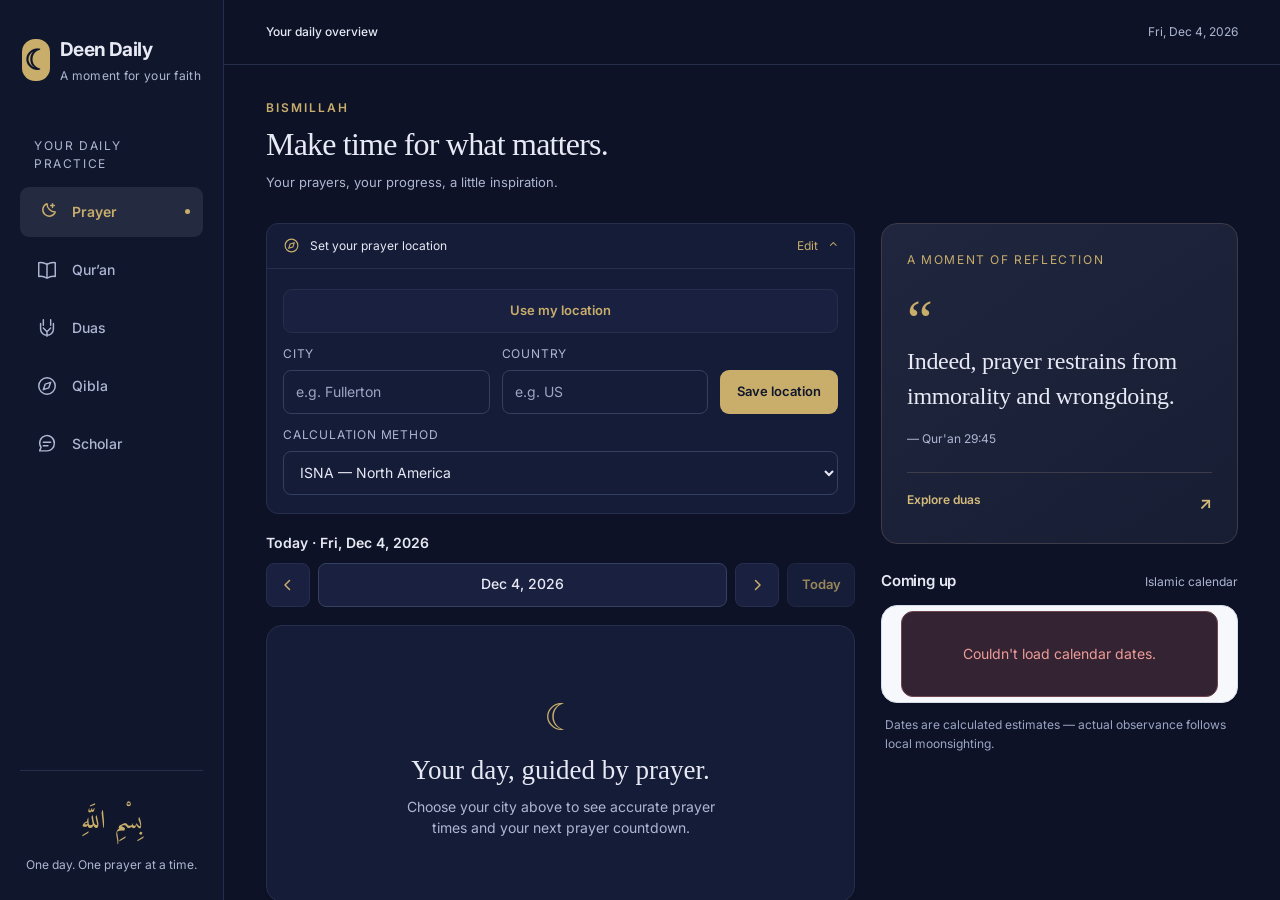
<file: index.html>
<!DOCTYPE html>
<html lang="en">
<head>
<meta charset="UTF-8">
<meta name="viewport" content="width=device-width, initial-scale=1.0, viewport-fit=cover, interactive-widget=resizes-content">
<meta name="theme-color" content="#0d1226">
<meta name="description" content="Your daily space for prayer, Qur’an, and remembrance.">
<title>Deen Daily</title>
<link rel="preconnect" href="https://fonts.googleapis.com">
<link href="https://fonts.googleapis.com/css2?family=Amiri:wght@400;700&family=Inter:wght@400;500;600;700&display=swap" rel="stylesheet">
<style>
  :root{
    --bg:#0D1226; --panel:#151C38; --panel-2:#1A2140; --line:#232B4E; --line-2:#2C355E;
    --text:#E7E9F4; --muted:#9BA3C7; --dim:#6C76A0; --gold:#B9A05C; --green:#5CB98A; --red:#E58888;
  }
  *{box-sizing:border-box;margin:0;padding:0}
  body{font-family:'Inter',sans-serif;background:var(--bg);color:var(--text);height:100dvh;display:flex;flex-direction:column}
  button,select,input{font-family:'Inter',sans-serif}
  header{border-bottom:1px solid var(--line);background:linear-gradient(180deg,#121936,var(--bg));flex-shrink:0}
  .head-inner{max-width:760px;margin:0 auto;padding:10px 12px;display:flex;align-items:center;justify-content:space-between;gap:8px}
  .brand{font-weight:700;font-size:16px;white-space:nowrap}
  .brand span{color:var(--gold)}
  .tabs{display:flex;gap:2px;overflow-x:auto}
  .tab{background:none;border:1px solid transparent;color:var(--dim);font-size:13px;font-weight:600;padding:7px 10px;border-radius:10px;cursor:pointer;white-space:nowrap}
  .tab.active{background:var(--panel-2);color:var(--text);border-color:var(--gold)}
  main{flex:1;overflow-y:auto}
  .page{max-width:760px;margin:0 auto;padding:18px 14px 40px}
  h2.sec{font-size:13px;color:var(--dim);text-transform:uppercase;letter-spacing:.12em;margin:22px 0 10px}
  .card{background:var(--panel);border:1px solid var(--line);border-radius:14px;padding:16px 18px;margin-bottom:12px}
  select,input[type=text],input[type=number]{
    width:100%;background:var(--panel-2);border:1px solid var(--line-2);color:var(--text);
    border-radius:10px;padding:10px 12px;font-size:14px;
  }
  label.ctl{font-size:11px;color:var(--dim);text-transform:uppercase;letter-spacing:.1em;display:block;margin-bottom:5px}
  .btn{background:var(--gold);color:var(--bg);border:none;border-radius:10px;padding:10px 18px;font-weight:700;font-size:14px;cursor:pointer}
  .btn.ghost{background:var(--panel-2);color:var(--gold);border:1px solid var(--line-2)}
  .btn.ghost:hover{border-color:var(--gold)}
  .btn:disabled{opacity:.5;cursor:default}
  .loading,.err{text-align:center;color:var(--dim);padding:30px 0;font-size:14px}
  .err{color:var(--red)}
  .note{background:var(--panel-2);border:1px solid var(--gold);border-radius:10px;padding:10px 14px;font-size:12.5px;color:var(--gold);margin-bottom:14px}

  /* Prayer */
  .hijri{ text-align:center;margin-bottom:16px }
  .hijri .h-ar{font-family:'Amiri',serif;font-size:22px;color:var(--gold)}
  .hijri .h-en{font-size:13px;color:var(--muted);margin-top:2px}
  .next-prayer{ text-align:center;padding:22px 18px }
  .next-prayer .np-label{font-size:11px;color:var(--dim);text-transform:uppercase;letter-spacing:.14em}
  .next-prayer .np-name{font-size:28px;font-weight:700;color:var(--gold);margin:4px 0 2px}
  .next-prayer .np-count{font-size:36px;font-weight:700;font-variant-numeric:tabular-nums;letter-spacing:.02em}
  .next-prayer .np-time{font-size:13px;color:var(--muted);margin-top:4px}
  .ptime{display:flex;align-items:center;justify-content:space-between;padding:12px 4px;border-bottom:1px solid var(--line)}
  .ptime:last-child{border-bottom:none}
  .ptime .pt-name{font-weight:600;font-size:15px}
  .ptime .pt-time{color:var(--muted);font-variant-numeric:tabular-nums;font-size:15px}
  .ptime.now .pt-name,.ptime.now .pt-time{color:var(--gold)}
  .ptime input[type=checkbox]{width:20px;height:20px;accent-color:var(--gold);margin-left:12px;cursor:pointer}
  .stats{display:grid;grid-template-columns:repeat(3,1fr);gap:10px}
  .stat{background:var(--panel);border:1px solid var(--line);border-radius:14px;padding:14px;text-align:center}
  .stat b{display:block;font-size:24px;font-weight:700}
  .stat span{font-size:11.5px;color:var(--dim)}
  .stat b.gold{color:var(--gold)} .stat b.green{color:var(--green)} .stat b.red{color:var(--red)}
  .holiday{display:flex;justify-content:space-between;gap:10px;padding:10px 4px;border-bottom:1px solid var(--line);font-size:14px}
  .holiday:last-child{border-bottom:none}
  .holiday .h-when{color:var(--muted);white-space:nowrap;font-size:13px}
  .locrow{display:flex;gap:8px;flex-wrap:wrap;align-items:flex-end}
  .locrow>div{flex:1;min-width:130px}

  /* Quran */
  .qcontrols{display:grid;grid-template-columns:1fr 1fr;gap:10px;margin-bottom:14px}
  @media(max-width:640px){.qcontrols{grid-template-columns:1fr}}
  .qsearchrow{display:flex;gap:8px;margin-bottom:14px}
  .qtoggles{display:flex;gap:14px;flex-wrap:wrap;margin-bottom:18px;font-size:13.5px;color:var(--muted)}
  .qtoggles label{display:flex;align-items:center;gap:6px;cursor:pointer}
  .qtoggles input{accent-color:var(--gold);width:16px;height:16px}
  .surah-head{text-align:center;margin:6px 0 18px}
  .surah-arabic{font-family:'Amiri',serif;font-size:36px;color:var(--gold)}
  .surah-meta{font-size:12px;color:var(--dim);letter-spacing:.08em;text-transform:uppercase;margin-top:4px}
  .bismillah{font-family:'Amiri',serif;font-size:23px;color:var(--muted);text-align:center;margin-bottom:18px}
  .ayah{background:var(--panel);border:1px solid var(--line);border-radius:14px;padding:15px 16px;margin-bottom:12px}
  .ayah.playing{border-color:var(--gold)}
  .ayah-top{display:flex;justify-content:space-between;align-items:center;margin-bottom:10px;gap:8px}
  .ayah-num{font-size:12px;font-weight:700;color:var(--gold);background:var(--panel-2);border:1px solid var(--line-2);border-radius:6px;padding:3px 8px}
  .ayah-actions{display:flex;gap:6px}
  .abtn{background:var(--panel-2);border:1px solid var(--line-2);color:var(--gold);border-radius:8px;font-size:12px;font-weight:600;padding:5px 10px;cursor:pointer}
  .abtn:hover{border-color:var(--gold)}
  .abtn.bookmarked{background:var(--gold);color:var(--bg)}
  .arabic{font-family:'Amiri',serif;font-size:25px;line-height:2.1;text-align:right;direction:rtl;margin-bottom:12px}
  .translit{font-size:13px;color:var(--dim);font-style:italic;line-height:1.7;margin-bottom:10px}
  .english{font-size:14.5px;color:var(--muted);line-height:1.65}
  .qmode{display:flex;gap:0;margin-bottom:14px;border:1px solid var(--line-2);border-radius:10px;overflow:hidden;width:fit-content}
  .qm{background:var(--panel-2);border:none;color:var(--dim);font-weight:700;font-size:13px;padding:9px 22px;cursor:pointer}
  .qm.active{background:var(--gold);color:var(--bg)}
  .juz-surah-head{
    text-align:center;font-family:'Amiri',serif;font-size:24px;color:var(--gold);
    margin:26px 0 12px;padding-top:14px;border-top:1px dashed var(--line-2);
  }
  .juz-surah-head small{display:block;font-family:'Inter',sans-serif;font-size:11px;color:var(--dim);letter-spacing:.1em;text-transform:uppercase;margin-top:2px}
  .playall{display:block;margin:0 auto 18px}
  .resume{background:var(--panel-2);border:1px solid var(--gold);border-radius:10px;padding:10px 14px;font-size:13px;color:var(--gold);margin-bottom:14px;display:flex;justify-content:space-between;align-items:center;gap:10px}
  .resume button{background:none;border:none;color:var(--gold);font-weight:700;cursor:pointer;font-size:13px;text-decoration:underline}
  .bm-item{display:flex;justify-content:space-between;align-items:center;padding:10px 4px;border-bottom:1px solid var(--line);font-size:14px}
  .bm-item:last-child{border-bottom:none}
  .bm-item button{background:none;border:none;color:var(--gold);cursor:pointer;font-weight:600;font-size:13px}

  /* Duas */
  .dua-cats{display:flex;gap:8px;flex-wrap:wrap;margin-bottom:16px}
  .cat{background:var(--panel-2);border:1px solid var(--line-2);color:var(--muted);border-radius:999px;padding:7px 14px;font-size:13px;font-weight:600;cursor:pointer}
  .cat.active{border-color:var(--gold);color:var(--gold)}
  .dua .d-title{font-weight:700;font-size:15px;margin-bottom:8px;display:flex;justify-content:space-between;align-items:center;gap:8px}
  .dua .d-src{font-size:12px;color:var(--dim);margin-top:8px}
  .dua .d-rep{display:inline-block;font-size:11.5px;color:var(--gold);background:var(--panel-2);border:1px solid var(--line-2);border-radius:6px;padding:2px 8px;margin-top:8px}
  .fav{background:none;border:none;font-size:18px;cursor:pointer;color:var(--dim)}
  .fav.on{color:var(--gold)}
  /* Tasbih */
  .tasbih{text-align:center;padding:26px 18px}
  .tap{
    width:180px;height:180px;border-radius:50%;margin:14px auto;cursor:pointer;user-select:none;
    background:radial-gradient(circle at 35% 30%, #232B4E, var(--panel-2));border:2px solid var(--gold);
    display:flex;flex-direction:column;align-items:center;justify-content:center;
  }
  .tap b{font-size:44px;font-variant-numeric:tabular-nums}
  .tap span{font-size:12px;color:var(--dim)}
  .tasbih-row{display:flex;gap:8px;justify-content:center;align-items:center;flex-wrap:wrap}

  /* Qibla */
  .qibla{text-align:center;padding:26px 18px}
  .compass{width:230px;height:230px;border-radius:50%;border:2px solid var(--line-2);margin:18px auto;position:relative;background:radial-gradient(circle at 50% 35%, #1A2140, #10152C);transition:border-color .3s ease, box-shadow .3s ease}
  .compass.aligned{border-color:var(--gold);box-shadow:0 0 34px rgba(185,160,92,.55);animation:qflash .9s ease 2}
  @keyframes qflash{0%,100%{box-shadow:0 0 34px rgba(185,160,92,.55)}50%{box-shadow:0 0 60px rgba(185,160,92,.95)}}
  .kaaba{position:absolute;left:50%;top:50%;transform:translate(-50%,-50%);font-size:44px;opacity:.35;transition:opacity .3s ease, transform .3s ease}
  .compass.aligned .kaaba{opacity:1;transform:translate(-50%,-50%) scale(1.25)}
  .needle{position:absolute;left:50%;top:50%;width:4px;height:96px;background:var(--gold);border-radius:4px;transform-origin:50% 100%;transform:translate(-50%,-100%) rotate(0deg);transition:transform .12s linear}
  .needle::after{content:"▲";position:absolute;top:-20px;left:50%;transform:translateX(-50%);font-size:16px;color:var(--gold)}
  .compass .n{position:absolute;top:8px;left:50%;transform:translateX(-50%);font-size:12px;color:var(--dim);font-weight:700}
  .qdir{font-size:22px;font-weight:800;min-height:30px}
  .qdir.on{color:var(--gold)}
  .qdeg{font-size:14px;color:var(--muted);margin-top:2px}

  /* Scholar */
  .scholar-wrap{display:flex;flex-direction:column;height:100%}
  .chat{flex:1;overflow-y:auto;padding:16px 0}
  .welcome{max-width:520px;margin:30px auto 0;text-align:center;padding:0 8px}
  .welcome h2{font-size:24px;margin:8px 0 10px}
  .welcome p{color:var(--muted);font-size:14.5px;line-height:1.6;margin-bottom:20px}
  .starters{display:grid;gap:10px;text-align:left}
  .starter{background:var(--panel-2);border:1px solid var(--line-2);border-radius:12px;color:var(--text);padding:12px 16px;font-size:14px;font-weight:500;cursor:pointer;text-align:left}
  .starter:hover{border-color:var(--gold)}
  .row{display:flex;gap:10px;margin-bottom:14px}
  .row.user{justify-content:flex-end}
  .avatar{width:32px;height:32px;border-radius:50%;background:var(--panel-2);border:1px solid var(--gold);display:flex;align-items:center;justify-content:center;font-size:15px;flex-shrink:0}
  .bubble{padding:13px 16px;border-radius:14px;max-width:85%;font-size:15px;line-height:1.65;white-space:pre-wrap}
  .bubble.ai{background:var(--panel);border:1px solid var(--line);border-radius:14px 14px 14px 4px}
  .bubble.user{background:var(--line-2);border-radius:14px 14px 4px 14px;max-width:80%}
  .composer-wrap{border-top:1px solid var(--line);background:#0F152C;padding:12px 14px 14px;flex-shrink:0}
  .composer{max-width:760px;margin:0 auto;display:flex;gap:10px}
  .composer input{flex:1;background:var(--panel-2);border:1px solid var(--line-2);border-radius:12px;color:var(--text);padding:12px 16px;font-size:15px;outline:none}
  .disclaimer{max-width:760px;margin:10px auto 0;text-align:center;font-size:11.5px;color:var(--dim)}
  .pulse{animation:pulse 1.4s ease-in-out infinite;color:var(--gold)}
  @keyframes pulse{0%,100%{opacity:.45}50%{opacity:1}}

  /* Inspiration card */
  .inspo{
    background:linear-gradient(135deg,#1A2140,#151C38);border:1px solid var(--gold);border-radius:14px;
    padding:16px 18px;margin-bottom:16px;cursor:pointer;transition:transform .15s ease;
  }
  .inspo:hover{transform:translateY(-2px)}
  .inspo-label{font-size:10.5px;color:var(--gold);text-transform:uppercase;letter-spacing:.14em;margin-bottom:8px}
  .inspo-text{font-size:15px;line-height:1.6;font-weight:500}
  .inspo-src{font-size:12px;color:var(--dim);margin-top:6px}

  /* Celebration */
  .cel-overlay{
    position:fixed;inset:0;background:rgba(11,15,20,.75);backdrop-filter:blur(4px);
    display:flex;align-items:center;justify-content:center;z-index:100;padding:20px;
  }
  .cel-box{
    background:var(--panel);border:1px solid var(--gold);border-radius:18px;
    padding:30px 26px;max-width:420px;width:100%;text-align:center;
    animation:celPop .3s ease;
  }
  @keyframes celPop{from{transform:scale(.85);opacity:0}to{transform:scale(1);opacity:1}}
  .cel-check{
    width:54px;height:54px;border-radius:50%;background:var(--green);color:var(--bg);
    font-size:28px;font-weight:800;display:flex;align-items:center;justify-content:center;margin:0 auto 12px;
  }
  .cel-title{font-size:13px;color:var(--dim);text-transform:uppercase;letter-spacing:.14em;margin-bottom:14px}
  .cel-quote-ar{font-family:'Amiri',serif;font-size:22px;line-height:1.8;color:var(--gold);direction:rtl;margin-bottom:10px}
  .cel-quote{font-size:15.5px;line-height:1.6;margin-bottom:8px}
  .cel-src{font-size:12px;color:var(--dim);margin-bottom:18px}
  .confetti{
    position:fixed;top:-12px;width:9px;height:14px;z-index:101;pointer-events:none;
    animation:confFall linear forwards;
  }
  @keyframes confFall{
    to{transform:translateY(105vh) rotate(720deg);opacity:.9}
  }
  @media(prefers-reduced-motion:reduce){.pulse{animation:none}.needle{transition:none}.confetti{display:none}.cel-box{animation:none}}
</style>
<link rel="stylesheet" href="styles.css?v=18">
</head>
<body>

<a class="skip-link" href="#main-content">Skip to content</a>
<header>
  <div class="head-inner">
    <a class="brand" href="#prayer" onclick="showTab('prayer');return false"><span class="brand-mark">☾</span><span>Deen Daily<small>A moment for your faith</small></span></a>
    <div class="nav-label">YOUR DAILY PRACTICE</div>
    <nav class="tabs" aria-label="Main navigation">
      <button class="tab active" id="tab-prayer" onclick="showTab('prayer')" aria-current="page"><svg viewBox="0 0 24 24" fill="none" stroke="currentColor" stroke-width="1.6" stroke-linecap="round" stroke-linejoin="round" aria-hidden="true"><path d="M12 3a7 7 0 1 0 9 9A9 9 0 0 1 12 3Z"/><path d="M18 3v4m-2-2h4"/></svg><span>Prayer</span></button>
      <button class="tab" id="tab-quran" onclick="showTab('quran')" ><svg viewBox="0 0 24 24" fill="none" stroke="currentColor" stroke-width="1.6" stroke-linecap="round" stroke-linejoin="round" aria-hidden="true"><path d="M12 5v15M3 4c4-1 6 0 9 2 3-2 5-3 9-2v15c-4-1-6 0-9 2-3-2-5-3-9-2Z"/></svg><span>Qur’an</span></button>
      <button class="tab" id="tab-duas" onclick="showTab('duas')" ><svg viewBox="0 0 24 24" fill="none" stroke="currentColor" stroke-width="1.6" stroke-linecap="round" stroke-linejoin="round" aria-hidden="true"><path d="M8 3v6m8-6v6M5 7v6a7 7 0 0 0 14 0V7M8 12l4 4 4-4M12 16v5"/></svg><span>Duas</span></button>
      <button class="tab" id="tab-qibla" onclick="showTab('qibla')" ><svg viewBox="0 0 24 24" fill="none" stroke="currentColor" stroke-width="1.6" stroke-linecap="round" stroke-linejoin="round" aria-hidden="true"><circle cx="12" cy="12" r="9"/><path d="m16 8-2 6-6 2 2-6Z"/></svg><span>Qibla</span></button>
      <button class="tab" id="tab-scholar" onclick="showTab('scholar')" ><svg viewBox="0 0 24 24" fill="none" stroke="currentColor" stroke-width="1.6" stroke-linecap="round" stroke-linejoin="round" aria-hidden="true"><path d="M20 11.5a8 8 0 0 1-8 8H4l1.5-4A8 8 0 1 1 20 11.5Z"/><path d="M8 10h8m-8 4h5"/></svg><span>Scholar</span></button>
    </nav>
    <div class="sidebar-footer"><span>بِسْمِ اللَّهِ</span><p>One day. One prayer at a time.</p></div>
  </div>
</header>

<main id="main-content" tabindex="-1">
  <div class="topbar"><span id="section-label">Your daily overview</span><span id="today-date"></span></div>
  <!-- ============ PRAYER ============ -->
  <div id="page-prayer" class="page">
    <div class="page-heading"><div><p class="eyebrow">BISMILLAH</p><h1>Make time for what matters.</h1><p>Your prayers, your progress, a little inspiration.</p></div><div class="hijri" id="hijri-box"></div></div>
    <div class="dashboard-grid">
    <section class="prayer-column" aria-label="Today's prayers">
    <details class="location-settings" id="location-settings" open>
      <summary><span><svg viewBox="0 0 24 24" fill="none" stroke="currentColor" stroke-width="1.6" stroke-linecap="round" stroke-linejoin="round" aria-hidden="true"><circle cx="12" cy="12" r="9"/><path d="m16 8-2 6-6 2 2-6Z"/></svg><span id="location-label">Set your prayer location</span></span><span class="settings-action">Edit <span class="chevron">⌄</span></span></summary>
    <div class="location-body"><p id="location-error" class="field-error" role="alert"></p>

      <div class="locrow">
        <div style="flex:0 0 auto"><button class="btn ghost" onclick="useMyLocation()">Use my location</button></div>
        <div><label class="ctl" for="loc-city">City</label><input type="text" id="loc-city" placeholder="e.g. Fullerton"></div>
        <div><label class="ctl" for="loc-country">Country</label><input type="text" id="loc-country" placeholder="e.g. US"></div>
        <div style="flex:0 0 auto"><button class="btn" onclick="useCity()">Save location</button></div>
      </div>
      <div style="margin-top:12px">
        <label class="ctl" for="sel-method">Calculation method</label>
        <select id="sel-method" onchange="methodChanged()">
          <option value="2">ISNA — North America</option>
          <option value="3">Muslim World League</option>
          <option value="4">Umm Al-Qura, Makkah</option>
          <option value="5">Egyptian General Authority</option>
          <option value="1">University of Karachi</option>
          <option value="12">UOIF — France</option>
          <option value="13">Diyanet — Turkey</option>
          <option value="7">Tehran</option>
          <option value="0">Shia Ithna-Ashari (Jafari)</option>
        </select>
      </div>
    </div>

    </details>
    <div class="prayer-date-nav" aria-label="Browse prayer dates">
      <div class="prayer-date-title" id="prayer-date-label" aria-live="polite"></div>
      <div class="prayer-date-actions">
        <button class="btn ghost day-arrow" onclick="movePrayerDate(-1)" aria-label="Previous day"><svg viewBox="0 0 24 24" fill="none" stroke="currentColor" stroke-width="2" stroke-linecap="round" stroke-linejoin="round" aria-hidden="true"><path d="m14 6-6 6 6 6"/></svg></button>
        <label class="date-picker-label"><span class="sr-only">Choose prayer date</span><span class="date-picker-value" id="prayer-date-value" aria-hidden="true"></span><input type="date" id="prayer-date" onchange="selectPrayerDate(this.value)"></label>
        <button class="btn ghost day-arrow" onclick="movePrayerDate(1)" aria-label="Next day"><svg viewBox="0 0 24 24" fill="none" stroke="currentColor" stroke-width="2" stroke-linecap="round" stroke-linejoin="round" aria-hidden="true"><path d="m10 6 6 6-6 6"/></svg></button>
        <button class="btn ghost" id="prayer-today" onclick="goToPrayerToday()">Today</button>
      </div>
    </div>
    <div id="prayer-content"><div class="card prayer-empty"><span class="empty-icon">☾</span><h2>Your day, guided by prayer.</h2><p>Choose your city above to see accurate prayer times and your next prayer countdown.</p></div></div>
    <div class="section-heading"><h2>Worship tracking</h2><span>One prayer at a time</span></div>


    <div class="stats" id="stats-box"></div>

    </section>
    <aside class="reflection-column">
    <button class="inspo" id="inspo-card" onclick="showTab('duas')">
      <span class="inspo-label">A MOMENT OF REFLECTION</span><span class="quote-mark" aria-hidden="true">“</span>
      <span class="inspo-text" id="inspo-text"></span><span class="inspo-src" id="inspo-src"></span>
      <span class="inspo-link">Explore duas <span aria-hidden="true">↗</span></span>
    </button>
    <div class="section-heading"><h2>Coming up</h2><span>Islamic calendar</span></div>
    <div class="card" id="holidays-box"><div class="loading">Loading…</div></div>
    <p style="font-size:11.5px;color:var(--dim);text-align:center;margin-top:8px">
      Dates are calculated estimates — actual observance follows local moonsighting.
    </p>
    </aside>
    </div>
  </div>

  <!-- ============ QURAN ============ -->
  <div id="page-quran" class="page" style="display:none"><div class="page-heading"><div><p class="eyebrow">YOUR DAILY PRACTICE</p><h1>The Holy Qur’an</h1><p>Read, listen, and reflect. At your own pace.</p></div></div>
    <div class="qmode">
      <button class="qm active" id="qm-surah" onclick="setQuranMode('surah')">Surah</button>
      <button class="qm" id="qm-juz" onclick="setQuranMode('juz')">Juz</button>
    </div>
    <div class="qsearchrow">
      <input type="text" id="q-search" aria-label="Search surahs" placeholder="Search: surah name, number, or 'kursi', 'yaseen'…" oninput="filterSurahs()">
      <input type="number" id="q-ayah-jump" aria-label="Ayah number" placeholder="Ayah #" min="1" style="max-width:90px">
      <button class="btn ghost" onclick="jumpToAyah()">Go</button>
    </div>
    <div class="qcontrols">
      <div id="wrap-surah"><label class="ctl" for="sel-surah">Surah</label><select id="sel-surah"></select></div>
      <div id="wrap-juz" style="display:none"><label class="ctl" for="sel-juz">Juz</label><select id="sel-juz"></select></div>
      <div><label class="ctl" for="sel-reciter">Reciter</label><select id="sel-reciter"></select></div>
      <div style="grid-column:1/-1"><label class="ctl" for="sel-translation">Translation</label><select id="sel-translation"></select></div>
    </div>
    <div class="qtoggles">
      <label><input type="checkbox" id="tg-translit" onchange="togglePref('translit')"> Transliteration</label>
      <label><input type="checkbox" id="tg-english" checked onchange="togglePref('english')"> Translation</label>
      <label style="margin-left:auto">Speed
        <select id="sel-speed" onchange="speedChanged()" style="width:auto;padding:6px 8px;font-size:13px">
          <option value="0.75">0.75×</option>
          <option value="1" selected>1×</option>
          <option value="1.25">1.25×</option>
          <option value="1.5">1.5×</option>
          <option value="2">2×</option>
        </select>
      </label>
    </div>
    <div id="resume-box"></div>
    <div id="bookmarks-box"></div>
    <div id="surah-container"><div class="loading">Loading the Qur'an…</div></div>
  </div>

  <!-- ============ DUAS ============ -->
  <div id="page-duas" class="page" style="display:none"><div class="page-heading"><div><p class="eyebrow">YOUR DAILY PRACTICE</p><h1>Duas & remembrance</h1><p>Small moments of remembrance throughout your day.</p></div></div>
    <div class="card tasbih">
      <div style="font-size:11px;color:var(--dim);text-transform:uppercase;letter-spacing:.14em">Digital Tasbih</div>
      <button class="tap" id="tasbih-tap" onclick="tasbihTap()" aria-label="Add one remembrance">
        <b id="tasbih-count">0</b>
        <span id="tasbih-target-label">of 33</span><span class="tap-hint">Tap to count</span>
      </button>
      <div class="tasbih-row">
        <button class="btn ghost" data-target="33" onclick="setTasbihTarget(33)">33</button>
        <button class="btn ghost" data-target="99" onclick="setTasbihTarget(99)">99</button>
        <button class="btn ghost" data-target="100" onclick="setTasbihTarget(100)">100</button>
        <button class="btn ghost" onclick="tasbihReset()">Reset</button>
      </div>
    </div>
    <div class="dua-cats" id="dua-cats"></div>
    <div id="dua-list"></div>
    <p style="font-size:11.5px;color:var(--dim);text-align:center;margin-top:10px">
      Starter collection of authentic adhkar from the Qur'an, Sahih al-Bukhari, Sahih Muslim, and the Sunan collections.
    </p>
  </div>

  <!-- ============ QIBLA ============ -->
  <div id="page-qibla" class="page" style="display:none"><div class="page-heading"><div><p class="eyebrow">YOUR DAILY PRACTICE</p><h1>Find your Qibla</h1><p>Find your direction. Prepare for prayer.</p></div></div>
    <div class="card qibla">
      <div style="font-size:11px;color:var(--dim);text-transform:uppercase;letter-spacing:.14em">Direction to the Kaaba</div>
      <div class="compass" id="compass">
        <span class="n">N</span>
        <div class="kaaba" id="kaaba-icon">🕋</div>
        <div class="needle" id="needle"></div>
      </div>
      <div class="qdir" id="qibla-dir">—</div>
      <div class="qdeg" id="qibla-deg"></div>
      <p style="font-size:13px;color:var(--muted);margin:10px 0 16px" id="qibla-info">Starting…</p>
      <button class="btn" id="qibla-retry" style="display:none" onclick="startQibla(true)">Try again</button>
      <p style="font-size:11.5px;color:var(--dim);margin-top:14px">
        Hold your phone flat like a plate, away from metal and magnets. If the arrow drifts, wave your phone in a figure-8 to calibrate.
      </p>
    </div>
  </div>

  <!-- ============ SCHOLAR ============ -->
  <div id="page-scholar" class="scholar-wrap" style="display:none">
    <div class="chat page" id="chat">
      <div class="welcome" id="welcome">
        <div class="scholar-symbol"><svg viewBox="0 0 24 24" fill="none" stroke="currentColor" stroke-width="1.6" stroke-linecap="round" stroke-linejoin="round" aria-hidden="true"><path d="M20 11.5a8 8 0 0 1-8 8H4l1.5-4A8 8 0 1 1 20 11.5Z"/><path d="M8 10h8m-8 4h5"/></svg></div>
        <p class="eyebrow">LEARN WITH CURIOSITY</p><h1>What’s on your mind?</h1>
        <p>Ask about verses, authentic du'as, or basic fiqh. Scholar cites its sources, notes valid differences of opinion, and always points you to a real scholar for personal rulings.</p>
        <div class="starters">
          <button class="starter" onclick="sendMsg('Explain Ayat al-Kursi in depth')">Explain Ayat al-Kursi in depth</button>
          <button class="starter" onclick="sendMsg('What du\'a should I say before sleeping?')">What du'a should I say before sleeping?</button>
          <button class="starter" onclick="sendMsg('Help me pray Fajr on time consistently')">Help me pray Fajr on time consistently</button>
          <button class="starter" onclick="sendMsg('What breaks wudu? Are there differences of opinion?')">What breaks wudu? Are there differences of opinion?</button>
        </div>
      </div>
    </div>
    <div class="composer-wrap">
      <div class="composer">
        <input aria-label="Your question for Scholar" id="chat-input" placeholder="Ask Scholar…" onkeydown="if(event.key==='Enter')sendMsg()">
        <button class="btn" id="send-btn" onclick="sendMsg()">Send</button>
      </div>
      <div class="disclaimer">Educational tool — not a substitute for a qualified scholar. For personal rulings, consult your local imam or mufti.</div>
    </div>
  </div>
</main>

<!-- Prayer celebration modal -->
<div id="celebrate-overlay" class="cel-overlay" role="dialog" aria-modal="true" aria-labelledby="cel-title" style="display:none" onclick="closeCelebrate(event)">
  <div class="cel-box">
    <div class="cel-check">✓</div>
    <div class="cel-title" id="cel-title">Prayer logged</div>
    <div class="cel-quote-ar" id="cel-ar"></div>
    <div class="cel-quote" id="cel-quote"></div>
    <div class="cel-src" id="cel-src"></div>
    <button class="btn" onclick="closeCelebrateBtn()">Alhamdulillah</button>
  </div>
</div>

<script src="app.js?v=18"></script>
</body>
</html>
</file>
<file: styles.css>
/* Deen Daily: a calm, accessible daily workspace. */
:root{--bg:#0d1226;--panel:#151c38;--panel-2:#1a2140;--line:#252e4c;--line-2:#34405f;--text:#e7e9f4;--muted:#adb6d3;--dim:#9ba6c4;--gold:#c8ad6b;--green:#71c49c;--red:#ee9c96;--serif:Georgia,'Times New Roman',serif;color-scheme:dark}
body{height:100dvh;display:block;font-size:16px;line-height:1.5;-webkit-font-smoothing:antialiased}
button,input,select{font:inherit}button,a,input,select,summary{-webkit-tap-highlight-color:transparent}button{transition:background .18s,border-color .18s,transform .18s}button:focus-visible,a:focus-visible,summary:focus-visible,input:focus-visible,select:focus-visible{outline:3px solid #d7bc7b;outline-offset:4px}button:active{transform:translateY(1px)}svg{width:22px;height:22px;flex-shrink:0}button{touch-action:manipulation}a{color:inherit}.skip-link{position:fixed;top:-80px;left:20px;z-index:200;padding:12px;background:var(--panel);border:2px solid var(--gold);border-radius:8px}.skip-link:focus{top:12px}
header{position:fixed;inset:0 auto 0 0;width:224px;border:0;border-right:1px solid var(--line);background:var(--panel);z-index:20}.head-inner{height:100%;padding:36px 20px 26px;display:flex;flex-direction:column;align-items:stretch;justify-content:flex-start;gap:0}.brand{display:flex;gap:10px;align-items:center;font-size:19px;text-decoration:none;letter-spacing:-.6px;padding:0 2px}.brand>span:last-child{color:var(--text)}.brand small{display:block;font-size:12px;letter-spacing:.3px;font-weight:400;color:var(--muted);margin-top:2px}.brand-mark{display:grid;place-items:center;width:38px;height:42px;background:var(--gold);color:var(--text)!important;border-radius:13px;font-size:28px}.nav-label{font-size:12px;letter-spacing:1.6px;color:var(--muted);margin:52px 14px 14px}.tabs{flex-direction:column;overflow:visible;gap:8px}.tab{display:flex;gap:14px;align-items:center;position:relative;min-height:50px;border:0;border-radius:9px;padding:12px 16px;font-size:14px;font-weight:500;color:var(--muted);text-align:left}.tab:hover{background:var(--panel-2);color:var(--text)}.tab.active{color:var(--gold);background:#242a40;font-weight:600;border:0}.tab.active:after{content:'';position:absolute;right:13px;width:5px;height:5px;border-radius:50%;background:var(--gold)}.sidebar-footer{margin-top:auto;padding:28px 5px 0;text-align:center;border-top:1px solid var(--line)}.sidebar-footer>span{font:26px 'Amiri',serif;color:var(--gold)}.sidebar-footer p{font-size:12px;color:var(--muted);margin-top:12px}
main{height:100dvh;margin-left:224px;overflow-y:auto;scroll-behavior:smooth}.topbar{max-width:1264px;margin:0 auto;padding:23px 42px;display:flex;justify-content:space-between;border-bottom:1px solid var(--line);font-size:12px;color:var(--muted);gap:16px}.topbar>span:first-child{font-weight:500;color:var(--text)}.page{max-width:1264px;padding:34px 42px 50px;width:100%;margin:auto}.page-heading{display:flex;justify-content:space-between;align-items:center;gap:24px;margin-bottom:30px}.eyebrow{font-size:12px!important;letter-spacing:2px;color:var(--gold)!important;font-weight:600;margin-bottom:8px}.page-heading h1{font:clamp(27px,2.5vw,36px)/1.2 var(--serif);letter-spacing:-.8px;font-weight:400}.page-heading p:not(.eyebrow){font-size:13px;color:var(--muted);margin-top:10px}.hijri{text-align:right;min-width:155px;margin:0}.hijri .h-ar{font-size:23px}.hijri .h-en{font-size:12px;max-width:185px;line-height:1.7}.dashboard-grid{display:grid;grid-template-columns:minmax(0,1.65fr) minmax(260px,1fr);gap:26px}.prayer-column,.reflection-column{min-width:0}.card{border-radius:16px;padding:22px;margin-bottom:20px;box-shadow:0 2px 3px #00000012}.section-heading{display:flex;justify-content:space-between;align-items:center;gap:12px;margin:26px 0 12px}.section-heading h2{font-size:15px;font-weight:600;letter-spacing:-.2px}.section-heading>span{font-size:12px;color:var(--muted)}
.location-settings{background:var(--panel);border:1px solid var(--line);border-radius:12px;margin-bottom:18px;overflow:hidden}.location-settings summary{cursor:pointer;display:flex;align-items:center;justify-content:space-between;gap:10px;padding:13px 16px;font-size:12px;list-style:none}.location-settings summary::-webkit-details-marker{display:none}.location-settings summary>span:first-child{display:flex;align-items:center;gap:10px}.location-settings summary svg{width:17px;height:17px;color:var(--gold)}.settings-action{color:var(--gold);font-size:12px;white-space:nowrap}.chevron{display:inline-block;margin-left:8px}.location-settings[open] .chevron{transform:rotate(180deg)}.location-body{padding:8px 16px 18px;border-top:1px solid var(--line)}.locrow{padding-top:12px;gap:12px}.locrow>div:first-child{flex-basis:100%!important}.locrow>div:first-child .btn{width:100%}.locrow>div{min-width:110px}.btn{min-height:44px;border-radius:9px;font-size:13px;padding:11px 17px;color:var(--text);font-weight:600}.btn:hover{background:#ddc48a}.btn.ghost{background:#1a2140;color:var(--gold);border-color:var(--line)}.btn.ghost:hover{background:#252d49;border-color:#a58f5b}label.ctl{font-size:12px;letter-spacing:.8px;color:var(--muted);margin-bottom:7px}select,input[type=text],input[type=number]{min-height:44px;background:var(--panel);border-color:var(--line-2);font-size:14px;border-radius:8px;padding:10px 12px}select{cursor:pointer}.prayer-empty{text-align:center;min-height:277px;display:flex;flex-direction:column;justify-content:center;padding:32px;background:#151c38}.empty-icon{font-size:37px;color:var(--gold)}.prayer-empty h2{font:27px var(--serif);margin:10px 0}.prayer-empty p{font-size:14px;color:var(--muted);max-width:330px;margin:0 auto}.loading,.err{font-size:14px;line-height:1.7;padding:30px 16px}.err{background:#342333;border:1px solid #704651;border-radius:12px}.loading{background:#151c38;border-radius:12px}
.next-prayer{position:relative;overflow:hidden;background:#1b2445;color:var(--text);text-align:left;padding:28px 30px;border:0;min-height:225px}.next-prayer:after{content:'';position:absolute;width:225px;height:225px;right:-55px;top:-40px;border:1px solid #ffffff17;border-radius:50%;box-shadow:0 0 0 30px #ffffff04,0 0 0 60px #ffffff04,0 0 0 90px #ffffff04;pointer-events:none}.next-prayer .np-label{color:#c5cbe0;font-size:12px;letter-spacing:1.8px}.next-prayer .np-name{font:34px var(--serif);color:var(--text);margin-top:9px}.next-prayer .np-count{font-size:36px;letter-spacing:1px;font-weight:500;margin-top:16px}.next-prayer .np-time{font-size:12px;color:#b9c3dd}.next-prayer .np-tag{position:absolute;right:25px;top:27px;padding:5px 10px;border:1px solid #ffffff30;border-radius:20px;font-size:12px;color:#e4d4ad}.prayer-list{padding:8px 18px}.prayer-list-title{display:flex;justify-content:space-between;align-items:center;padding:14px 4px 15px;font-size:14px;font-weight:600}.prayer-list-title small{font-size:12px;font-weight:400;color:var(--muted)}.ptime{padding:15px 10px;min-height:59px;border-bottom-color:#252e4c;border-radius:5px}.ptime.now{background:#242a40;border:0;margin:2px -5px;padding-left:15px;padding-right:15px}.ptime .pt-name{font-size:13px;font-weight:500;display:flex;align-items:center;gap:12px}.pt-symbol{width:23px;font-size:19px;color:#9ba6c4;text-align:center}.ptime.now .pt-symbol{color:var(--gold)}.ptime .pt-time{font-size:13px;color:var(--text)}.ptime input[type=checkbox]{width:22px;height:22px;margin-left:20px;accent-color:var(--gold)}.prayer-check-space{width:42px}.now-badge{font-size:12px;color:var(--gold);background:#363345;padding:2px 6px;border-radius:4px}.stat{padding:18px 8px;border-radius:12px}.stat b{font-size:25px;font-weight:500}.stat span{font-size:12px;display:block;margin-top:6px}.stat b.red{color:var(--muted)}
.inspo{display:flex;flex-direction:column;text-align:left;width:100%;background:#191f36;border:1px solid #3e3c49;border-radius:16px;padding:27px 25px;margin:0;min-height:310px;color:var(--text);cursor:pointer}.inspo-label{display:block;font-size:12px;letter-spacing:1.6px;color:#c8ad6b;margin:0}.quote-mark{font:58px/.9 var(--serif);color:#c8ad6b;margin-top:25px}.inspo-text{font:24px/1.45 var(--serif);letter-spacing:-.3px;display:block;margin-top:-2px}.inspo-src{font-size:12px;line-height:1.6;color:#adb6d3;display:block;margin-top:15px}.inspo-link{display:flex;justify-content:space-between;border-top:1px solid #3e3c49;padding-top:18px;margin-top:24px;width:100%;font-size:12px;font-weight:600;color:#d5bb7c}.inspo-link>span{font-size:17px}.holiday{display:flex;align-items:center;padding:17px 0;gap:15px;font-size:12px;line-height:1.6}.holiday .h-when{font-size:12px;color:var(--muted)}#holidays-box{padding:5px 19px;margin-bottom:12px}.reflection-column>p{font-size:12px!important;line-height:1.6;text-align:left!important;padding:0 4px}
#page-quran{max-width:1040px}.qmode{border:0;background:#10162b;padding:4px;border-radius:10px}.qm{font-size:13px;min-height:40px;border-radius:7px;color:var(--muted);background:transparent}.qm.active{background:var(--panel);color:var(--gold);box-shadow:0 1px 4px #00000024}.qcontrols{background:var(--panel);padding:18px;border:1px solid var(--line);border-radius:12px;grid-template-columns:1fr 1fr 1.2fr}.qcontrols>div[style*="grid-column"]{grid-column:auto!important}.qtoggles{align-items:center;font-size:13px}.qsearchrow{gap:10px}.qsearchrow input:first-child{min-width:0}.surah-head{margin:36px 0 22px}.surah-arabic{font-size:40px}.surah-meta{font-size:12px}.bismillah{font-size:27px}.ayah{padding:23px 26px;border-radius:14px;margin-bottom:14px}.arabic{font-size:30px;line-height:2.15;color:#e7e9f4}.english{font-size:16px;line-height:1.85;color:#b8c0d8}.translit{font-size:14px;line-height:1.8}.ayah-num{padding:5px 10px;border:0;background:#1a2140}.abtn{min-height:38px;min-width:40px;background:var(--panel);border-color:var(--line);font-size:12px}.abtn.bookmarked{color:var(--text)}.resume{background:#1a2140;border-color:#464255;font-size:14px;padding:16px}.bm-item{font-size:14px}.bm-item button{min-height:44px}.playall{margin:0 auto 24px}
#page-duas{display:grid;grid-template-columns:250px minmax(0,1fr);gap:0 28px}#page-duas>.page-heading{grid-column:1/-1}.tasbih{grid-column:1;grid-row:2 / span 3;align-self:start;position:sticky;top:20px;padding:26px 16px;background:#1a2140}.tap{width:170px;height:170px;background:var(--panel);color:var(--gold);border:6px solid #303650;outline:1px solid #8c7b54;margin:25px auto;box-shadow:0 0 0 9px #202840}.tap b{font-size:45px;font-weight:500}.tap span{font-size:12px}.tap .tap-hint{font-size:12px;margin-top:8px}.tasbih-row{gap:6px}.tasbih-row .btn{min-width:45px;padding:9px 12px}.tasbih-row .btn[aria-pressed=true]{background:var(--gold);color:var(--text)}.dua-cats,#dua-list,#page-duas>p{grid-column:2}.dua-cats{gap:7px}.cat{min-height:40px;padding:8px 14px;border-color:var(--line);font-size:12px;background:var(--panel)}.cat.active{background:var(--gold);color:var(--text);border-color:var(--gold)}.dua .d-title{font-size:15px;line-height:1.6}.dua .d-src{font-size:12px;line-height:1.6}.dua .d-rep{font-size:12px;padding:4px 9px;border:0}.fav{min-width:44px;min-height:44px}.dua .arabic{font-size:28px}#page-duas>p{font-size:12px!important;line-height:1.7}
#page-qibla{max-width:950px}.qibla{padding:38px 30px}.compass{width:260px;height:260px;background:radial-gradient(circle,#151c38 45%,#10162b);border-color:#34405f;margin:32px auto}.compass.aligned{box-shadow:0 0 30px #c8ad6b50}.needle{height:102px}.qdir{font:26px var(--serif)}.qdeg{margin-top:10px}.qibla>p:last-child{max-width:410px;margin:22px auto 0!important;font-size:12px!important;line-height:1.8}
.scholar-wrap{height:calc(100% - 65px)}.chat{max-width:920px;min-height:0;padding:30px 35px}.welcome{max-width:630px;margin:28px auto}.scholar-symbol{display:grid;place-items:center;margin:0 auto 23px;background:#242a40;border:1px solid #464255;border-radius:20px;width:64px;height:64px;color:var(--gold)}.scholar-symbol svg{width:29px;height:29px}.welcome h1{font:36px var(--serif);margin:12px 0 16px}.welcome p:not(.eyebrow){font-size:14px;line-height:1.8;max-width:510px;margin:0 auto 26px}.starters{grid-template-columns:1fr 1fr;gap:12px}.starter{background:var(--panel);min-height:88px;font-size:13px;padding:19px;line-height:1.7}.starter:after{content:'↗';display:block;color:var(--gold);margin-top:10px}.composer-wrap{background:var(--bg);border:0;padding:16px 35px 24px}.composer{max-width:850px}.composer input{min-width:0;background:var(--panel);border:1px solid var(--line-2);font-size:15px}.disclaimer{font-size:12px;line-height:1.7;max-width:640px}.bubble.user{background:#29324e}.bubble{font-size:15px}.avatar{border-color:var(--line-2)}.cel-box{border:1px solid var(--line-2);box-shadow:0 20px 100px #0003;border-radius:20px}.cel-check{color:var(--text)}.cel-title{font-size:12px}.cel-quote{font:22px/1.5 var(--serif)}.cel-quote-ar{font-size:27px}
@media(min-width:1450px){.page{padding-top:44px}.dashboard-grid{gap:32px}.page-heading{margin-bottom:36px}}
@media(max-width:1150px){header{width:192px}.head-inner{padding-left:14px;padding-right:14px}.brand{font-size:17px}.brand small{font-size:12px}main{margin-left:192px}.page{padding:28px}.topbar{padding:22px 28px}.dashboard-grid{gap:20px;grid-template-columns:minmax(0,1.5fr) minmax(230px,1fr)}.hijri{display:none}.inspo{padding:24px 20px}.inspo-text{font-size:23px}.qcontrols{grid-template-columns:1fr 1fr}.qcontrols>div[style*="grid-column"]{grid-column:1/-1!important}#page-duas{grid-template-columns:220px minmax(0,1fr);gap:0 20px}}
@media(max-width:900px){header{width:170px}.brand{font-size:15px;gap:7px}.brand small{display:none}.nav-label{font-size:12px;letter-spacing:1px;margin-left:10px}.tab{padding-left:12px;gap:10px}.sidebar-footer p{font-size:12px}main{margin-left:170px}.page{padding:26px 22px}.topbar{padding:20px 22px}.dashboard-grid{grid-template-columns:1fr}.reflection-column{display:grid;grid-template-columns:1fr 1fr;gap:0 22px}.inspo{grid-row:1 / span 3;min-height:270px}.reflection-column>.section-heading{margin-top:0;display:block}.reflection-column>.section-heading>span{display:block;margin-top:5px}.reflection-column>p{grid-column:2}.section-heading>span{font-size:12px}.stat span{font-size:12px}.prayer-list-title small{font-size:12px}.ptime .pt-name,.ptime .pt-time{font-size:14px}#page-duas{display:block}.tasbih{position:static}.tasbih .tap{width:140px;height:140px;margin:20px auto}.tasbih{padding:20px}.dua-cats{margin-top:26px}.starters{grid-template-columns:1fr}}
@media(max-width:640px){body{height:100dvh}header{position:fixed;inset:auto 0 0;width:auto;border:0;border-top:1px solid var(--line);background:#10162bfa;padding-bottom:env(safe-area-inset-bottom)}.head-inner{padding:0;height:auto}.brand,.nav-label,.sidebar-footer{display:none}.tabs{flex-direction:row;gap:0;justify-content:space-around;padding:5px 5px 4px}.tab{flex:1;min-width:0;display:flex;flex-direction:column;gap:4px;padding:8px 0 6px;min-height:58px;font-size:12px;border-radius:9px}.tab.active{background:transparent;color:var(--gold)}.tab.active svg{background:#2b2e43;box-shadow:0 0 0 6px #2b2e43;border-radius:4px}.tab.active:after{display:none}.tab svg{width:20px;height:20px;margin-bottom:4px}main{margin-left:0;height:calc(100dvh - 72px - env(safe-area-inset-bottom))}.topbar{padding:18px 20px;font-size:12px}.topbar>span:first-child:before{content:'☾';color:var(--gold);font-size:18px;vertical-align:middle;margin-right:8px}.page{padding:26px 18px 30px}.page-heading{margin-bottom:24px}.page-heading h1{font-size:29px}.page-heading p:not(.eyebrow){font-size:12px;line-height:1.7}.eyebrow{font-size:12px!important}.dashboard-grid{gap:26px}.next-prayer{padding:27px;min-height:230px}.next-prayer .np-count{font-size:39px}.next-prayer .np-name{font-size:35px}.next-prayer .np-label{font-size:12px}.next-prayer .np-time{font-size:13px}.location-settings summary{font-size:13px}.settings-action{font-size:12px}.section-heading>span{font-size:12px}.reflection-column{display:block}.reflection-column>.section-heading{display:flex;margin-top:24px}.inspo{min-height:0;padding:25px}.inspo-text{font-size:27px}.inspo-src,.inspo-link{font-size:12px}.inspo-label{font-size:12px}.quote-mark{margin-top:20px}.holiday{font-size:14px;padding:17px 0}.holiday .h-when{font-size:12px}.reflection-column>p{font-size:12px!important}.stat{padding:16px 6px}.stat span{font-size:12px}.qsearchrow{flex-wrap:wrap}.qsearchrow input:first-child{flex:1 0 100%}.qsearchrow #q-ayah-jump{max-width:none!important;flex:1;min-width:0}.qcontrols{grid-template-columns:1fr}.qcontrols>div{grid-column:1!important}.qtoggles{gap:12px;font-size:12px}.qtoggles label[style]{margin-left:0!important}.ayah{padding:19px 18px}.arabic{font-size:28px}.english{font-size:16px}.translit{font-size:14px}.qmode{width:100%}.qm{flex:1}.abtn{min-height:44px}.tasbih-row .btn{min-width:52px}.cat{font-size:13px;min-height:44px}.dua .d-title{font-size:16px}.qibla{padding:28px 16px}.compass{width:230px;height:230px}.qdir{font-size:24px}.chat{padding:22px 18px}.welcome{margin-top:10px}.welcome h1{font-size:30px}.welcome p:not(.eyebrow){font-size:14px}.starters{gap:9px}.starter{min-height:65px;padding:13px 16px;font-size:14px;display:flex;align-items:center;justify-content:space-between;gap:15px}.starter:after{margin:0}.composer-wrap{padding:12px 16px 17px}.composer{gap:8px}.disclaimer{font-size:12px}.scholar-wrap{height:calc(100% - 64px)}.locrow>div:last-child{flex-basis:100%!important}.locrow>div:last-child .btn{width:100%}input,select,.composer input{font-size:16px!important}}
@media(prefers-reduced-motion:reduce){*,*:before,*:after{animation:none!important;transition:none!important;scroll-behavior:auto!important}}

.field-error{color:var(--red);font-size:13px;line-height:1.5;margin-top:12px}.field-error:empty{display:none}

/* Navy surfaces and restrained gold accents across every view. */
header{background:#10162b}
.brand-mark{color:#10162b!important}
.btn,.abtn.bookmarked,.cat.active,.tasbih-row .btn[aria-pressed=true]{color:#10162b}
.btn.ghost{color:var(--gold)}
.next-prayer{background:linear-gradient(125deg,#1d284a,#151c38);border:1px solid #38405a}
.next-prayer .np-name{color:#dbc184}
.next-prayer:after{border-color:#c8ad6b24;box-shadow:0 0 0 30px #c8ad6b05,0 0 0 60px #c8ad6b05,0 0 0 90px #c8ad6b05}
.next-prayer .np-tag{border-color:#c8ad6b40}
.inspo{background:linear-gradient(145deg,#20263d,#171d33)}
.qm.active{background:#28314e}
.cel-check{color:#10162b}
input::placeholder{color:#9ba6c4;opacity:1}
@media(max-width:640px){header{background:#10162bfa}}

/* Light calendar surface: keep all event names and dates readable. */
#holidays-box{
  --text:#1d2942;
  --muted:#4c5872;
  --dim:#4c5872;
  --line:#d6dce8;
  background:#f7f8fc;
  border-color:#d6dce8;
  color:var(--text);
}
#holidays-box .holiday{color:#1d2942}
#holidays-box .h-when{color:#4c5872}
#holidays-box .loading{background:transparent;color:#4c5872}

/* Prayer date browsing and the last-third-of-night window. */
.prayer-date-nav{margin:0 0 18px}.prayer-date-title{font-size:14px;font-weight:600;margin-bottom:10px;color:var(--text)}
.prayer-date-actions{display:flex;gap:8px;align-items:center}.prayer-date-actions .btn{min-height:44px;padding:8px 12px}.prayer-date-actions .day-arrow{font-size:24px;min-width:42px;line-height:1}
.date-picker-label{flex:1;min-width:0}.date-picker-label input{width:100%;min-width:0;height:44px;padding:8px 10px;border-radius:8px;background:var(--panel-2);color:var(--text);border:1px solid var(--line-2);font-size:14px;color-scheme:dark}
.sr-only{position:absolute;width:1px;height:1px;padding:0;margin:-1px;overflow:hidden;clip:rect(0,0,0,0);white-space:nowrap;border:0}
.schedule-heading h2{font:25px/1.4 var(--serif);margin:8px 0}.schedule-heading p{font-size:13px;color:var(--muted)}
.text-button{background:none;border:0;color:var(--gold);text-decoration:underline;font:inherit;cursor:pointer;min-height:32px}
.qiyam-details{border-color:#454254}.qiyam-details h2{font-size:14px;font-weight:600;color:var(--gold);margin-bottom:12px}.qiyam-details strong{display:block;font-size:22px;font-weight:500;color:var(--text)}.qiyam-details span{display:block;font-size:13px;color:var(--muted);margin-top:5px}.qiyam-details p{font-size:13px;color:var(--muted);line-height:1.8;margin-top:15px}.qiyam-details a{color:var(--gold)}.next-prayer .np-tag{position:relative;top:auto;right:auto;display:inline-block;float:right;margin:0 0 12px 12px}.next-prayer .np-label{max-width:100%;line-height:1.7}.next-prayer .np-name{clear:both}.next-prayer .btn{margin-top:18px}


/* Fit Scholar to the available space instead of subtracting guessed bar heights. */
html,body{width:100%;overflow:hidden}
body.scholar-open main{display:flex;flex-direction:column;overflow:hidden;min-height:0}
body.scholar-open .topbar{flex:0 0 auto;width:100%}
body.scholar-open .scholar-wrap{flex:1 1 0;min-height:0;height:auto;overflow:hidden}
.scholar-wrap .chat{flex:1 1 0;min-height:0;width:100%;margin:0 auto;overflow-y:auto;overscroll-behavior-y:contain;-webkit-overflow-scrolling:touch}
.scholar-wrap .composer-wrap{flex:0 0 auto;width:100%;border-top:1px solid var(--line);background:var(--bg);z-index:2}
.composer{width:100%;align-items:center}.composer input{min-height:48px;width:0;flex:1 1 0}.composer .btn{min-height:48px;flex-shrink:0}
.bubble{overflow-wrap:anywhere}
@media(max-width:640px){
  body{position:fixed;top:var(--viewport-top,0px);left:0;right:0;height:var(--app-height,100dvh);display:grid;grid-template-rows:minmax(0,1fr) auto;padding-top:env(safe-area-inset-top);overflow:hidden}
  body>header{position:relative;inset:auto;grid-row:2;width:100%;min-width:0;padding-bottom:env(safe-area-inset-bottom)}
  body>main{grid-row:1;min-width:0;min-height:0;height:auto;margin:0;overflow-x:hidden;overflow-y:auto}
  .topbar{padding:12px 16px;gap:10px;flex-wrap:wrap}
  body.scholar-open .topbar{flex-wrap:nowrap}
  body.scholar-open #today-date{display:none}
  .scholar-wrap .chat{padding:16px}
  .welcome{margin:0 auto 12px}
  .scholar-symbol{width:44px;height:44px;border-radius:14px;margin:0 auto 12px}
  .scholar-symbol svg{width:24px;height:24px}
  .welcome .eyebrow{display:none}
  .welcome h1{font-size:27px;line-height:1.2;margin:8px 0 12px}
  .welcome p:not(.eyebrow){font-size:14px;line-height:1.6;margin-bottom:18px}
  .starters{gap:8px}.starter{min-height:48px;padding:10px 13px;line-height:1.5}
  .scholar-wrap .composer-wrap{padding:10px 12px 8px}
  .composer{gap:8px}.composer input{font-size:16px;padding:12px;min-height:48px}
  .composer .btn{padding:11px 16px}
  .disclaimer{font-size:11px;line-height:1.4;margin:7px auto 0}
  body.keyboard-open{padding-top:env(safe-area-inset-top)}
  body.keyboard-open>header{display:none}
  body.keyboard-open .composer-wrap{padding-bottom:8px}
  body.keyboard-open .disclaimer{display:none}
  body.keyboard-open .topbar{padding-top:8px;padding-bottom:8px}
}
@media(max-width:640px) and (max-height:480px){
  .scholar-symbol{display:none}.welcome h1{font-size:23px}.welcome p:not(.eyebrow){margin-bottom:12px}
  body.scholar-open .disclaimer{display:none}
}

/* Equal-height date controls; native iOS date-field sizing cannot overlap arrows. */
.prayer-date-actions{display:grid;grid-template-columns:44px minmax(0,1fr) 44px 68px;gap:8px;align-items:stretch;min-width:0}
.prayer-date-actions .btn{height:44px;min-height:44px;min-width:0;width:100%;padding:0;display:grid;place-items:center;border-radius:8px;font-size:13px}
.prayer-date-actions .day-arrow{width:44px;min-width:44px;height:44px}
.prayer-date-actions .day-arrow svg{width:18px;height:18px}
.date-picker-label{position:relative;display:grid;place-items:center;min-width:0;max-width:100%;height:44px;overflow:hidden;background:var(--panel-2);border:1px solid var(--line-2);border-radius:8px;cursor:pointer}
.date-picker-value{display:block;max-width:100%;padding:0 6px;font-size:14px;font-weight:500;line-height:1.2;white-space:nowrap;color:var(--text);pointer-events:none}
.date-picker-label input{position:absolute;inset:0;display:block;box-sizing:border-box;width:100%;max-width:100%;min-width:0;min-inline-size:0;height:100%;min-height:0;margin:0;padding:0;border:0;border-radius:inherit;opacity:0;appearance:none;-webkit-appearance:none;font-size:16px!important;cursor:pointer}
.date-picker-label:focus-within{outline:3px solid #d7bc7b;outline-offset:3px}
#prayer-today:disabled{opacity:.75}
@media(max-width:380px){.prayer-date-actions{grid-template-columns:44px minmax(0,1fr) 44px 62px;gap:6px}.date-picker-value{font-size:13px;padding:0 3px}}
.date-picker-label input::-webkit-calendar-picker-indicator{position:absolute;inset:0;width:auto;height:auto;margin:0;padding:0;cursor:pointer}
</file>
